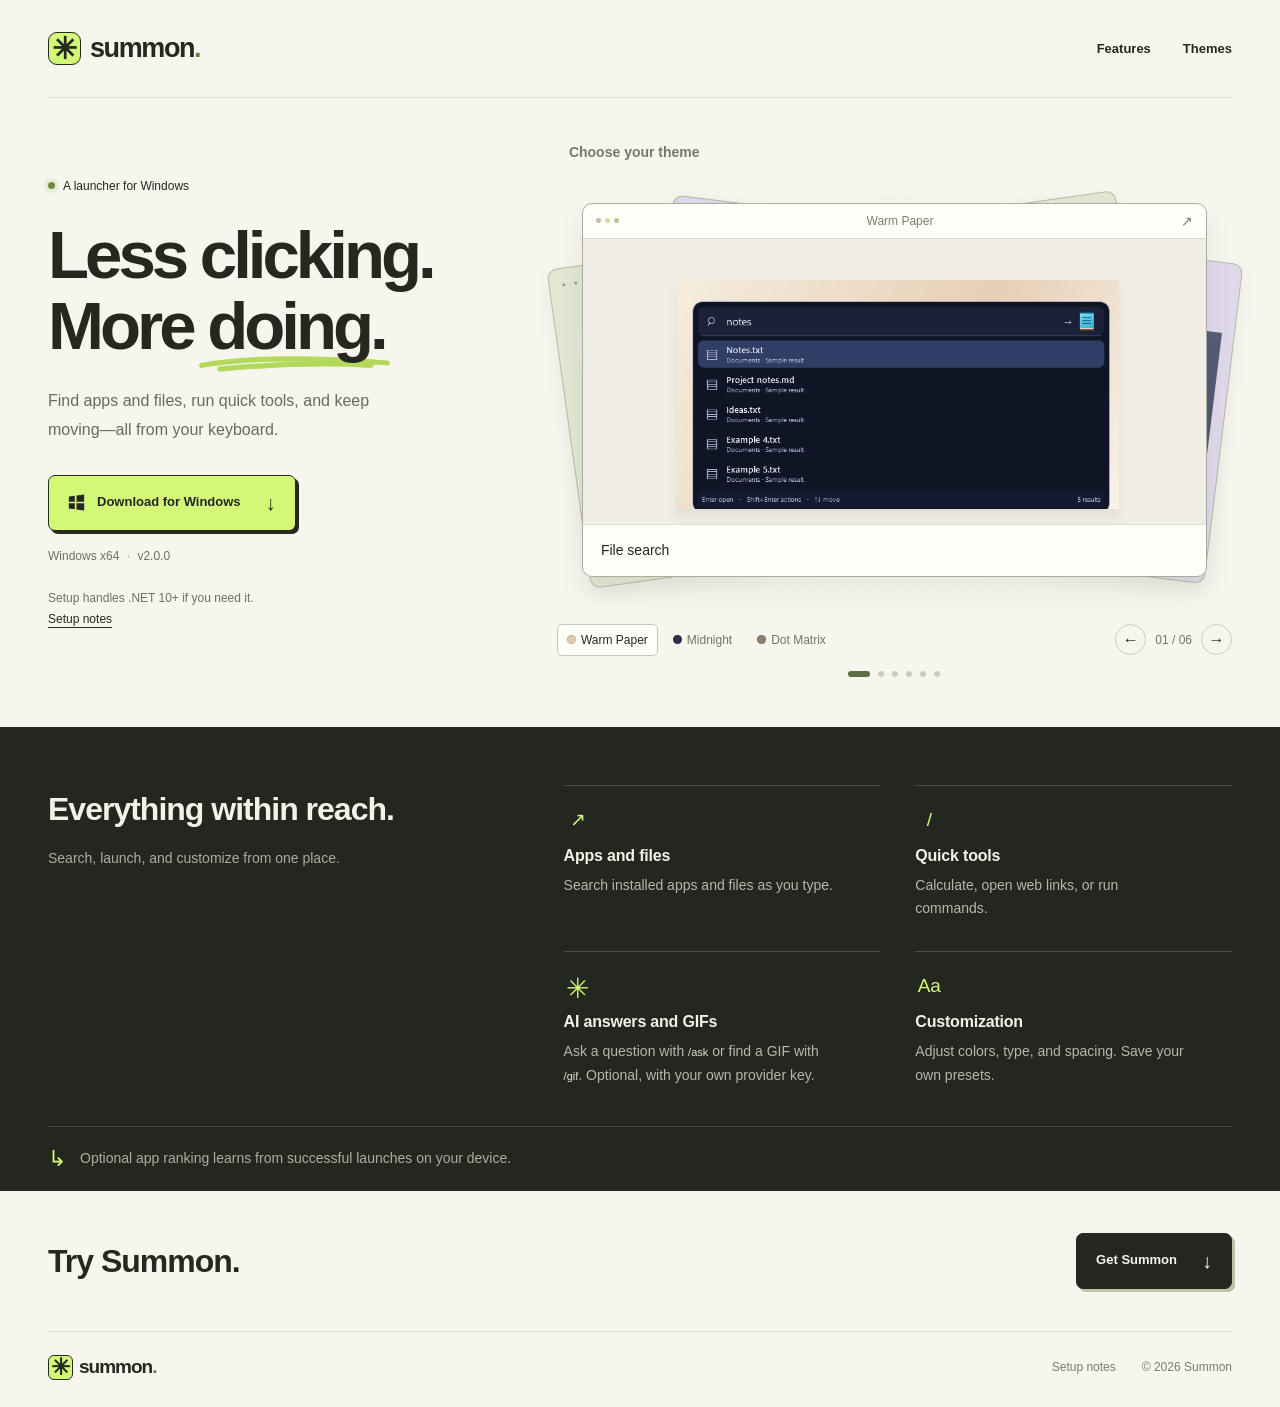
<file: index.html>
<!doctype html>
<html lang="en">
<head>
  <meta charset="utf-8">
  <meta name="viewport" content="width=device-width, initial-scale=1">
  <meta name="theme-color" content="#f6f5ee">
  <meta name="description" content="Less clicking. More doing. Summon is a small Windows launcher for finding apps and files, running quick tools, and making your next move.">
  <title>Summon — less clicking, more doing.</title>
  <link rel="icon" href="assets/favicon.svg" type="image/svg+xml">
  <link rel="stylesheet" href="styles.css">
  <script src="app.js" defer></script>
</head>
<body>
  <a class="skip-link" href="#main">Skip to content</a>
  <header class="site-header wrap">
    <a class="brand" href="index.html" aria-label="Summon home"><span class="brand-mark" aria-hidden="true">✳</span>summon<span class="brand-period">.</span></a>
    <nav aria-label="Main navigation"><a href="#features">Features</a><a href="#looks">Themes</a></nav>
  </header>
  <main id="main">
    <section class="hero wrap" aria-labelledby="title">
      <div class="hero-copy">
        <p class="eyebrow"><span class="status-dot" aria-hidden="true"></span> A launcher for Windows</p>
        <h1 id="title">Less clicking.<br>More <span class="serif-word">doing.<svg viewBox="0 0 260 20" fill="none" aria-hidden="true"><path d="M5 13C68 2 163 3 252 10M29 18C107 11 181 10 230 13"/></svg></span></h1>
        <p class="intro">Find apps and files, run quick tools, and keep moving—all from your keyboard.</p>
        <a class="button button-lime" href="https://github.com/nicetryharshit/summon-website/releases/download/v2.0.0/Summon-Setup-2.0.0-win-x64.exe"><svg viewBox="0 0 20 20" fill="currentColor" aria-hidden="true"><path d="m1 3 7-1v7H1V3Zm9-1.3L19 .5V9h-9V1.7ZM1 11h7v7l-7-1v-6Zm9 0h9v8.5l-9-1.2V11Z"/></svg>Download for Windows <span class="button-arrow" aria-hidden="true">↓</span></a>
        <p class="download-meta">Windows x64 <span>·</span> v2.0.0</p>
        <p class="setup-note">Setup handles .NET 10+ if you need it.<br><a href="setup.html">Setup notes</a></p>
      </div>
      <section class="showcase" id="looks" aria-labelledby="looks-title" aria-roledescription="carousel" tabindex="0">
        <div class="showcase-top"><h2 id="looks-title">Choose your theme</h2></div>
        <div class="carousel-stage" id="carousel-stage">

          <button class="preview-card preview-prev requires-js" id="preview-prev" type="button" aria-label="Show previous screenshot"><span class="preview-chrome" aria-hidden="true">● ● ●</span><img id="previous-image" src="assets/screenshots/dot-matrix-minimal-bar.png" alt="" aria-hidden="true"></button>
          <button class="preview-card preview-next requires-js" id="preview-next" type="button" aria-label="Show next screenshot"><span class="preview-chrome" aria-hidden="true">● ● ●</span><img id="next-image" src="assets/screenshots/midnight-search.png" alt="" aria-hidden="true"></button>
          <figure class="active-card" id="active-card">
            <div class="card-chrome"><span class="window-dots" aria-hidden="true"><i></i><i></i><i></i></span><span id="card-theme">Warm Paper</span><span class="card-corner" aria-hidden="true">↗</span></div>
            <button class="screenshot-button" type="button" id="expand" aria-label="Enlarge screenshot: Warm Paper file search" aria-haspopup="dialog"><img id="appearance-image" src="assets/screenshots/warm-paper-search.png" alt="Summon in the Warm Paper theme showing a file search for notes" width="678" height="383" fetchpriority="high"><span class="expand-hint requires-js"><svg viewBox="0 0 20 20" fill="none" aria-hidden="true"><path d="M7 3H3v4m10-4h4v4M3 13v4h4m6 0h4v-4" stroke="currentColor" stroke-width="1.5"/></svg>Enlarge</span></button>
            <figcaption><div><h3 id="shot-title">File search</h3></div></figcaption>
          </figure>

        </div>
        <div class="carousel-toolbar requires-js">
          <div class="theme-picker" role="group" aria-label="Choose a launcher theme"><button type="button" class="theme-choice is-selected" data-theme="paper" aria-pressed="true"><span class="swatch swatch-paper" aria-hidden="true"></span>Warm Paper</button><button type="button" class="theme-choice" data-theme="midnight" aria-pressed="false"><span class="swatch swatch-midnight" aria-hidden="true"></span>Midnight</button><button type="button" class="theme-choice" data-theme="matrix" aria-pressed="false"><span class="swatch swatch-matrix" aria-hidden="true"></span>Dot Matrix</button></div>
          <div class="carousel-navigation"><button class="arrow-button" id="prev" type="button" aria-label="Previous screenshot">←</button><span class="count" id="count">01 / 06</span><button class="arrow-button" id="next" type="button" aria-label="Next screenshot">→</button></div>
        </div>
        <div class="carousel-dots requires-js" role="group" aria-label="Choose a screenshot"><button class="is-active" aria-label="Screenshot 1: Warm Paper file search" aria-pressed="true" data-slide="0"></button><button aria-label="Screenshot 2: Midnight file search" aria-pressed="false" data-slide="1"></button><button aria-label="Screenshot 3: Dot Matrix search bar" aria-pressed="false" data-slide="2"></button><button aria-label="Screenshot 4: Dot Matrix quick commands" aria-pressed="false" data-slide="3"></button><button aria-label="Screenshot 5: Dot Matrix AI answer" aria-pressed="false" data-slide="4"></button><button aria-label="Screenshot 6: Dot Matrix minimal bar" aria-pressed="false" data-slide="5"></button></div>
        <p class="sr-only" id="carousel-status" aria-live="polite" aria-atomic="true">Screenshot 1 of 6: Warm Paper — File search</p>
      </section>
    </section>
    <section class="features-section" id="features" aria-labelledby="features-title">
      <div class="features-layout wrap">
        <div class="features-intro"><h2 id="features-title">Everything within reach.</h2><p>Search, launch, and customize from one place.</p></div>
        <div class="feature-grid">
          <article class="feature"><span class="feature-icon" aria-hidden="true">↗</span><h3>Apps and files</h3><p>Search installed apps and files as you type.</p></article>
          <article class="feature"><span class="feature-icon" aria-hidden="true">/</span><h3>Quick tools</h3><p>Calculate, open web links, or run commands.</p></article>
          <article class="feature"><span class="feature-icon icon-serif" aria-hidden="true">✳</span><h3>AI answers and GIFs</h3><p>Ask a question with <code>/ask</code> or find a GIF with <code>/gif</code>. Optional, with your own provider key.</p></article>
          <article class="feature"><span class="feature-icon" aria-hidden="true">Aa</span><h3>Customization</h3><p>Adjust colors, type, and spacing. Save your own presets.</p></article>
        </div>
      </div>
      <div class="ranking-note wrap"><span aria-hidden="true">↳</span><p>Optional app ranking learns from successful launches on your device.</p></div>
    </section>
    <section class="closing wrap" aria-labelledby="closing-title"><div><h2 id="closing-title">Try Summon.</h2></div><a class="button button-dark" href="https://github.com/nicetryharshit/summon-website/releases/download/v2.0.0/Summon-Setup-2.0.0-win-x64.exe">Get Summon <span class="button-arrow" aria-hidden="true">↓</span></a></section>
  </main>
  <footer class="site-footer wrap"><a class="brand" href="index.html"><span class="brand-mark" aria-hidden="true">✳</span>summon<span class="brand-period">.</span></a><nav aria-label="Footer navigation"><a href="setup.html">Setup notes</a></nav><span class="copyright">© 2026 Summon</span></footer>
  <dialog class="lightbox" id="lightbox" aria-labelledby="lightbox-title"><div class="lightbox-heading"><div><h2 id="lightbox-title">Warm Paper — File search</h2></div><button class="close-button" id="close-lightbox" type="button" aria-label="Close screenshot" autofocus>×</button></div><div class="lightbox-image-wrap"><img id="lightbox-image" src="assets/screenshots/warm-paper-search.png" alt="Summon in the Warm Paper theme showing a file search for notes"></div><div class="lightbox-controls"><button class="arrow-button" id="lightbox-prev" type="button" aria-label="Previous enlarged screenshot">←</button><p id="lightbox-count">01 / 06</p><button class="arrow-button" id="lightbox-next" type="button" aria-label="Next enlarged screenshot">→</button></div></dialog>
</body>
</html>
</file>
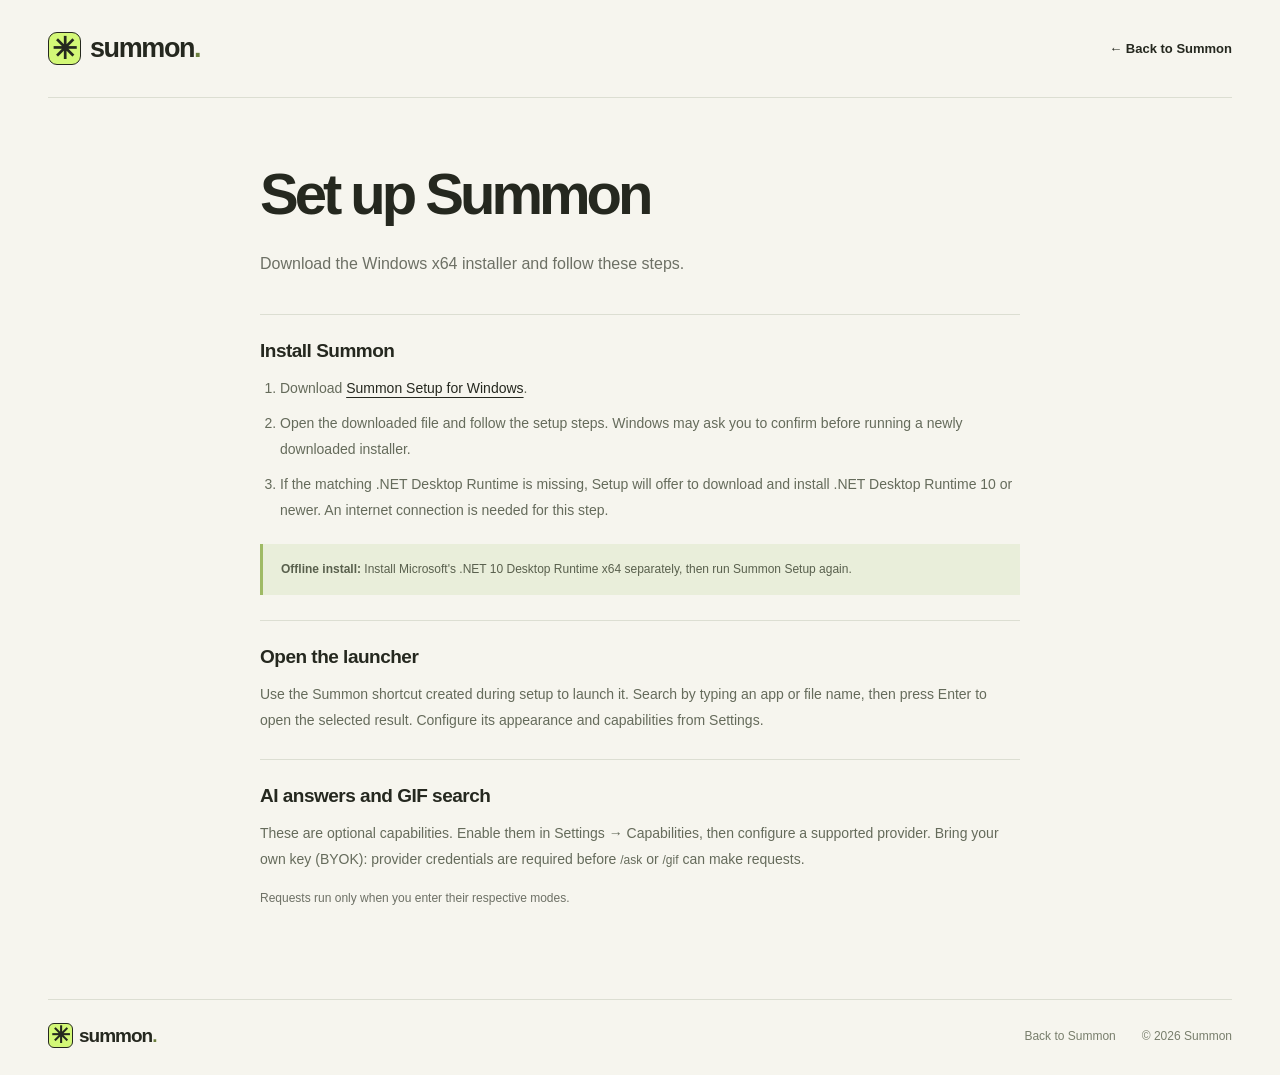
<file: setup.html>
<!doctype html>
<html lang="en">
<head>
  <meta charset="utf-8">
  <meta name="viewport" content="width=device-width, initial-scale=1">
  <meta name="theme-color" content="#f6f5ee">
  <meta name="description" content="How to install Summon for Windows and set up optional AI and GIF search providers.">
  <title>Setup notes — Summon</title>
  <link rel="icon" href="assets/favicon.svg" type="image/svg+xml">
  <link rel="stylesheet" href="styles.css">
</head>
<body>
  <a class="skip-link" href="#main">Skip to content</a>
  <header class="site-header setup-header wrap"><a class="brand" href="index.html" aria-label="Summon home"><span class="brand-mark" aria-hidden="true">✳</span>summon<span class="brand-period">.</span></a><nav aria-label="Main navigation"><a href="index.html">← Back to Summon</a></nav></header>
  <main id="main" class="setup-main wrap">
    <h1>Set up Summon</h1>
    <p class="lead">Download the Windows x64 installer and follow these steps.</p>
    <section class="setup-card" aria-labelledby="install-title"><h2 id="install-title">Install Summon</h2><ol><li>Download <a href="https://github.com/nicetryharshit/summon-website/releases/download/v2.0.0/Summon-Setup-2.0.0-win-x64.exe">Summon Setup for Windows</a>.</li><li>Open the downloaded file and follow the setup steps. Windows may ask you to confirm before running a newly downloaded installer.</li><li>If the matching .NET Desktop Runtime is missing, Setup will offer to download and install .NET Desktop Runtime 10 or newer. An internet connection is needed for this step.</li></ol><div class="note"><strong>Offline install:</strong> Install Microsoft's .NET 10 Desktop Runtime x64 separately, then run Summon Setup again.</div></section>
    <section class="setup-card" aria-labelledby="launch-title"><h2 id="launch-title">Open the launcher</h2><p>Use the Summon shortcut created during setup to launch it. Search by typing an app or file name, then press Enter to open the selected result. Configure its appearance and capabilities from Settings.</p></section>
    <section class="setup-card" aria-labelledby="providers-title"><h2 id="providers-title">AI answers and GIF search</h2><p>These are optional capabilities. Enable them in Settings → Capabilities, then configure a supported provider. Bring your own key (BYOK): provider credentials are required before <code>/ask</code> or <code>/gif</code> can make requests.</p><p class="small">Requests run only when you enter their respective modes.</p></section>
  </main>
  <footer class="site-footer wrap"><a class="brand" href="index.html"><span class="brand-mark" aria-hidden="true">✳</span>summon<span class="brand-period">.</span></a><nav aria-label="Footer navigation"><a href="index.html">Back to Summon</a></nav><span class="copyright">© 2026 Summon</span></footer>
</body>
</html>
</file>
<file: styles.css>
@charset "UTF-8";
:root{color-scheme:light;--paper:#f6f5ee;--ink:#25281f;--muted:#6d7065;--line:#dcded2;--lime:#d3f877;--dark:#24271f;--sans:"Segoe UI Variable Display","Segoe UI",Arial,sans-serif;--mono:"Cascadia Code",Consolas,monospace}
*{box-sizing:border-box}html{scroll-behavior:smooth;scroll-padding-top:28px}body{margin:0;background:var(--paper);color:var(--ink);font-family:var(--sans);-webkit-font-smoothing:antialiased}body.modal-open{overflow:hidden}button,a{-webkit-tap-highlight-color:transparent;touch-action:manipulation}a{color:inherit;text-underline-offset:4px}button{font:inherit;color:inherit;cursor:pointer}button:focus-visible,a:focus-visible,.showcase:focus-visible{outline:3px solid #7961ad;outline-offset:5px}::selection{background:var(--lime);color:var(--ink)}
.wrap{width:min(1240px,calc(100% - 96px));margin-inline:auto}.sr-only{position:absolute;width:1px;height:1px;margin:-1px;padding:0;overflow:hidden;clip-path:inset(50%);white-space:nowrap;border:0}.skip-link{position:fixed;top:-100px;left:20px;padding:15px;background:var(--lime);z-index:20}.skip-link:focus{top:15px}html:not(.js) .requires-js{display:none}
.site-header{height:98px;display:flex;align-items:center;justify-content:space-between;border-bottom:1px solid var(--line)}.brand{display:inline-flex;align-items:center;gap:9px;font-weight:800;font-size:27px;letter-spacing:-1.4px;text-decoration:none}.brand-mark{display:grid;place-items:center;width:33px;height:33px;background:var(--lime);border:1px solid var(--ink);border-radius:9px;font-size:30px;line-height:1;letter-spacing:0}.brand-period{margin-left:-9px;color:#6b7f3e}.site-header nav{display:flex;align-items:center;gap:32px}.site-header nav a{font-size:13px;font-weight:550;text-decoration:none}.site-header nav a:hover{text-decoration:underline}.site-header nav .github-link{padding:10px 15px;border:1px solid #cfd1c5;border-radius:6px}.github-link span{margin-left:13px}
.hero{display:grid;grid-template-columns:.83fr 1.17fr;gap:30px;align-items:center;padding-top:75px;padding-bottom:78px}.hero-copy{padding-bottom:12px}.eyebrow{display:flex;align-items:center;gap:8px;margin:0 0 24px;font:600 10px/1.5 var(--sans);letter-spacing:1.05px}.status-dot{width:7px;height:7px;flex:none;border-radius:50%;background:#6e8a42;box-shadow:0 0 0 4px #e6ecd9}h1{font-size:clamp(48px,5.25vw,76px);font-weight:650;letter-spacing:-4px;line-height:1.06;margin:0 0 26px;white-space:nowrap}.serif-word{font-family:inherit;font-style:normal;font-weight:inherit;position:relative;letter-spacing:-4px;z-index:0}.serif-word svg{position:absolute;left:-5%;bottom:-10px;width:110%;height:20px;z-index:-1;overflow:visible}.serif-word path{stroke:#b4d85b;stroke-width:7;stroke-linecap:round}.intro{max-width:360px;font-size:16px;line-height:1.8;color:#676b5f;margin:0 0 30px}
.button{display:inline-flex;align-items:center;justify-content:center;gap:12px;border:1px solid var(--ink);border-radius:7px;padding:17px 19px;font-size:13px;font-weight:700;line-height:1.3;text-decoration:none;box-shadow:3px 3px 0 var(--ink);transition:transform .18s,box-shadow .18s,background .18s}.button:hover{transform:translate(-1px,-2px);box-shadow:4px 5px 0 var(--ink)}.button:active{transform:translate(2px,2px);box-shadow:0 0 0 var(--ink)}.button svg{width:17px;height:17px}.button-arrow{font-size:20px;line-height:1;margin-left:13px;font-weight:400}.button-lime{background:var(--lime)}.button-lime:hover{background:#dffc9b}.download-meta{font:10px/1.5 var(--sans);color:var(--muted);margin:16px 0 23px}.download-meta span{padding:0 4px;color:#9c9e94}.setup-note{font-size:11px;color:var(--muted);line-height:1.8;margin:0}.setup-note a{color:var(--ink)}
.showcase{min-width:0;position:relative;outline-offset:12px;scroll-margin-top:40px}.showcase-top{display:flex;justify-content:space-between;align-items:center;padding:0 8px 0 12px}.showcase-top h2{margin:0;font:500 10px/1.4 var(--sans);letter-spacing:1.25px;color:#77796c}.mini-spark{color:#7a8360;font-size:25px}.carousel-stage{position:relative;min-height:390px;isolation:isolate;display:grid;place-items:center;padding:50px 25px 38px;touch-action:pan-y}.carousel-stage::before{content:"";position:absolute;inset:0 -5px 0;background-image:radial-gradient(#9ea48b 1px,transparent 1px);background-size:14px 14px;opacity:.36;z-index:-3;mask-image:radial-gradient(ellipse at center,#000 35%,transparent 73%)}.sticker{position:absolute;right:0;top:6px;z-index:4;color:#676c58;font-family:Georgia,serif;font-size:21px;font-style:italic;transform:rotate(8deg);pointer-events:none}.sticker svg{position:absolute;right:4px;top:22px;width:50px;height:40px;transform:rotate(-3deg)}.sticker path{stroke:currentColor;stroke-width:1.5;stroke-linecap:round;stroke-linejoin:round}
.preview-card{position:absolute;top:77px;bottom:69px;width:85%;padding:0 12px 18px;overflow:hidden;border:1px solid #b6baa9;border-radius:10px;background:#e2e7d3;box-shadow:0 8px 18px #363d2010;transition:transform .35s,background .35s;z-index:-1;text-align:left}.preview-prev{left:12px;transform:rotate(-8deg) translateX(-3px)}.preview-next{right:9px;transform:rotate(7deg) translateX(3px);background:#dfd8e9}.preview-prev:hover{transform:rotate(-10deg) translateX(-12px)}.preview-next:hover{transform:rotate(10deg) translateX(12px)}.preview-chrome{display:block;font-size:7px;letter-spacing:3px;color:#9a9e8f;padding:12px 0}.preview-card img{width:100%;height:calc(100% - 30px);object-fit:contain;opacity:.75}.active-card{position:relative;margin:0;width:100%;border:1px solid #a9ae9c;border-radius:10px;background:#fffef8;box-shadow:0 13px 30px #292f2413;overflow:hidden;transition:background .3s}.card-chrome{display:flex;align-items:center;justify-content:space-between;gap:10px;height:35px;padding:0 13px;border-bottom:1px solid #d8dace;color:#7b7f70;font:9px var(--sans)}.window-dots{display:flex;gap:4px}.window-dots i{width:5px;height:5px;border-radius:50%;background:#d7d9cf}.window-dots i:first-child{background:#d3b7a7}.window-dots i:nth-child(2){background:#e2d49f}.window-dots i:last-child{background:#b6c995}.card-corner{font-size:14px}
.screenshot-button{position:relative;display:grid;place-items:center;width:100%;border:0;padding:16px 13px 15px;background:#f0ede4;cursor:zoom-in;aspect-ratio:1.72;transition:background .3s;overflow:hidden}.screenshot-button img{display:block;width:100%;height:100%;max-height:290px;object-fit:contain;filter:drop-shadow(0 8px 5px #24271f12)}.expand-hint{position:absolute;bottom:8px;left:50%;transform:translate(-50%,5px);display:flex;align-items:center;gap:5px;white-space:nowrap;font:9px var(--sans);padding:6px 8px;border:1px solid #d3d6c8;border-radius:4px;background:#fffef8ed;color:#4a5041;opacity:0;transition:opacity .2s,transform .2s}.expand-hint svg{width:13px;height:13px}.screenshot-button:hover .expand-hint,.screenshot-button:focus-visible .expand-hint{opacity:1;transform:translate(-50%,0)}.active-card figcaption{min-height:72px;display:flex;align-items:center;justify-content:space-between;gap:14px;padding:13px 18px;border-top:1px solid #dedfd5}.shot-label{font:8px/1.5 var(--sans);letter-spacing:1.2px;color:#7d826e}.active-card h3{font-size:13px;font-weight:600;margin:5px 0 0;letter-spacing:-.2px}.shot-number{font:italic 30px Georgia,serif;color:#a2aa8d}.stage-note{position:absolute;bottom:5px;left:45px;font:italic 13px Georgia,serif;color:#8b8e80;transform:rotate(-3deg)}
.carousel-toolbar{display:flex;align-items:center;justify-content:space-between;gap:12px;margin-top:17px}.theme-picker{display:flex;gap:5px;flex-wrap:wrap}.theme-choice{display:flex;align-items:center;gap:5px;padding:8px 9px;border:1px solid transparent;background:transparent;border-radius:5px;font-size:10px;white-space:nowrap;color:#717666;transition:background .2s,border-color .2s}.theme-choice:hover{background:#e9ebde}.theme-choice.is-selected{background:#fffef9;border-color:#c3c8b6;color:var(--ink)}.swatch{display:inline-block;width:9px;height:9px;flex:none;border-radius:50%;border:1px solid #0002}.swatch-paper{background:#dfcbae}.swatch-midnight{background:#2b304a}.swatch-matrix{background:#8d806d}.carousel-navigation{display:flex;align-items:center;gap:9px}.arrow-button{display:grid;place-items:center;width:31px;height:31px;border-radius:50%;border:1px solid #c9cdbd;background:transparent;font-size:16px;transition:background .2s,transform .2s}.arrow-button:hover{background:var(--lime);transform:translateY(-1px)}.count{white-space:nowrap;font:9px var(--sans);color:#717666}.carousel-dots{display:flex;gap:8px;justify-content:center;margin-top:15px}.carousel-dots button{position:relative;width:6px;height:6px;padding:0;border:0;border-radius:20px;background:#c9cebb;transition:width .2s,background .2s}.carousel-dots button::before{content:"";position:absolute;inset:-8px -3px}.carousel-dots button.is-active{width:22px;background:#5d7040}.carousel-dots button:hover{background:#6f8153}.active-card.is-changing{animation:card-arrive .34s ease both}@keyframes card-arrive{0%{opacity:.45;transform:translateY(5px) rotate(-1deg)}100%{opacity:1;transform:translateY(0) rotate(0)}}.showcase[data-theme="midnight"] .screenshot-button{background:#dfe1e9}.showcase[data-theme="matrix"] .screenshot-button{background:#e6e8e1}
.features-section{background:var(--dark);color:#f2f2e7;padding:58px 0 0}.features-layout{display:grid;grid-template-columns:.8fr 1.2fr;gap:70px}.features-intro{padding-top:5px}.features-intro .eyebrow{color:#bac59f;margin-bottom:21px}.features-intro h2{font-size:36px;line-height:1.15;font-weight:550;letter-spacing:-1.4px;margin:0 0 19px}.lime-text{color:var(--lime)}.features-intro>p:not(.eyebrow){font-size:13px;color:#a9af9e;line-height:1.9;margin:0}.keyboard-art{display:flex;align-items:center;gap:8px;margin-top:32px;transform:rotate(-5deg);width:max-content}.keyboard-art>span{min-width:44px;padding:10px 13px;border:1px solid #59604e;border-bottom-width:4px;border-radius:7px;background:#30352a;font:14px var(--sans);color:#d9dece}.keyboard-art>span:nth-child(2){transform:translateY(-4px) rotate(7deg)}.keyboard-art>span.key-lime{background:var(--lime);color:var(--ink);border-color:#a9c566;transform:rotate(6deg);font-weight:700}.feature-grid{display:grid;grid-template-columns:1fr 1fr;gap:30px 35px}.feature{position:relative;border-top:1px solid #484f3e;padding-top:20px}.feature-icon{display:grid;place-items:center;width:28px;height:28px;margin-bottom:13px;color:var(--lime);font:19px var(--sans)}.feature-icon.icon-serif{font-size:28px}.feature h3{font-size:14px;font-weight:600;letter-spacing:-.2px;margin:0 0 9px}.feature p{font-size:12px;line-height:1.8;color:#b4b9a9;margin:0;max-width:270px}.feature code{font:11px var(--sans);color:#dde5ce}.feature-tag{display:block;margin-top:13px;font:9px/1.6 var(--sans);color:#8e9b78}.ranking-note{display:flex;gap:14px;align-items:center;margin-top:38px;padding:19px 0;border-top:1px solid #424936}.ranking-note>span{color:var(--lime);font-size:22px}.ranking-note p{margin:0;font-size:11px;color:#a9b19d;line-height:1.7}
.closing{display:flex;align-items:center;justify-content:space-between;gap:30px;padding:42px 0}.closing .eyebrow{margin-bottom:10px;color:#777e68;font-size:9px}.closing h2{font-size:27px;font-weight:550;letter-spacing:-.9px;margin:0}.button-dark{background:var(--dark);color:var(--paper);box-shadow:3px 3px 0 #bcc4a8}.button-dark:hover{box-shadow:4px 5px 0 #bcc4a8;background:#353e29}.site-footer{display:flex;align-items:center;gap:26px;padding:23px 0 27px;border-top:1px solid var(--line);font-size:10px;color:#787e6c}.site-footer .brand{font-size:19px;color:var(--ink);letter-spacing:-1px;gap:6px}.site-footer .brand-mark{width:25px;height:25px;font-size:23px;border-radius:6px}.site-footer .brand-period{margin-left:-6px}.site-footer nav{display:flex;gap:23px;margin-left:auto}.site-footer a{text-decoration:none}.site-footer nav a:hover{text-decoration:underline}.copyright{font:9px var(--sans)}
.lightbox{width:min(1060px,calc(100% - 40px));max-height:calc(100dvh - 40px);padding:24px;border:1px solid #bbc3ad;border-radius:14px;background:var(--paper);color:var(--ink);box-shadow:0 30px 100px #0005;overflow:auto}.lightbox::backdrop{background:#181c15d9;backdrop-filter:blur(8px)}.lightbox-heading{display:flex;align-items:flex-start;justify-content:space-between;gap:20px}.lightbox-heading .eyebrow{font-size:9px;margin-bottom:8px;color:var(--muted)}.lightbox-heading h2{font-size:21px;font-weight:550;letter-spacing:-.6px;margin:0}.close-button{display:grid;place-items:center;width:35px;height:35px;border:1px solid #cbd0be;border-radius:50%;background:transparent;font-size:25px;line-height:1}.close-button:hover{background:var(--lime)}.lightbox-image-wrap{display:grid;place-items:center;margin:23px 0 15px;padding:25px;background:#e4e7dc;border-radius:8px;min-height:180px}.lightbox-image-wrap img{display:block;width:100%;height:auto;max-height:65dvh;object-fit:contain}.lightbox-controls{display:flex;justify-content:center;align-items:center;gap:25px}.lightbox-controls p{font:11px var(--sans);color:var(--muted)}
/* Shared visual language for the installation guide. */
.setup-main{width:min(760px,calc(100% - 96px));padding-top:65px;padding-bottom:65px}.setup-main h1{font-size:58px;white-space:normal}.setup-main .lead{font-size:16px;line-height:1.8;color:var(--muted);max-width:560px;margin:0 0 35px}.setup-card{border-top:1px solid var(--line);padding:25px 0}.setup-card h2{font-size:19px;letter-spacing:-.5px;font-weight:600;margin:0 0 14px}.setup-card p,.setup-card li{font-size:14px;line-height:1.85;color:#656b5b}.setup-card p:last-child{margin-bottom:0}.setup-card ol{padding-left:20px;margin:0}.setup-card li+li{margin-top:9px}.setup-card a{color:var(--ink)}.setup-card .note{background:#e9eeda;border-left:3px solid #9fba65;padding:15px 18px;font-size:12px;line-height:1.8;color:#59604d;margin-top:20px}.setup-card .small{font-size:12px;color:var(--muted)}.setup-card code{font-family:var(--sans);font-size:12px}
.hero{padding-top:45px;padding-bottom:50px}.carousel-stage{padding-top:40px;padding-bottom:30px}.screenshot-button{height:285px;aspect-ratio:auto}.screenshot-button img{max-height:100%;min-height:0}.preview-card{top:65px;bottom:57px}
@media(min-width:1500px){.hero{gap:60px;padding-top:65px;padding-bottom:70px}.carousel-stage{min-height:425px}.screenshot-button{height:305px}}
@media(max-width:1120px){.wrap{width:calc(100% - 64px)}.hero{gap:20px;grid-template-columns:.87fr 1.13fr;padding-top:60px;padding-bottom:60px}h1{font-size:60px;letter-spacing:-3px}.hero .eyebrow{font-size:9px;letter-spacing:.5px}.intro{font-size:14px;max-width:310px}.carousel-stage{padding:45px 15px 35px;min-height:330px}.active-card figcaption{padding:12px;min-height:70px}.active-card h3{font-size:11px}.theme-choice{font-size:9px;padding:7px 5px}.carousel-toolbar{gap:7px}.carousel-navigation{gap:6px}.arrow-button{width:28px;height:28px}.count{font-size:8px}.features-layout{gap:40px}.features-intro h2{font-size:32px}.site-footer{gap:20px}}
@media(max-width:900px){.hero{grid-template-columns:1fr;gap:45px;padding-top:55px;padding-bottom:50px}.hero-copy{text-align:center;max-width:620px;margin:auto}.hero .eyebrow{justify-content:center;font-size:10px}h1{font-size:76px;letter-spacing:-4px}.intro{max-width:410px;font-size:16px;margin-inline:auto}.setup-note br{display:none}.setup-note a{margin-left:4px}.download-meta{margin-bottom:14px}.showcase{width:min(650px,100%);margin:auto}.carousel-stage{min-height:400px;padding:48px 28px 36px}.active-card h3{font-size:14px}.active-card figcaption{padding:16px 20px;min-height:77px}.theme-choice{font-size:11px;padding:8px 11px}.arrow-button{width:34px;height:34px}.count{font-size:10px}.carousel-navigation{gap:12px}.features-layout{grid-template-columns:1fr;gap:38px}.features-intro{position:relative}.features-intro h2{font-size:38px}.keyboard-art{position:absolute;right:25px;bottom:15px}.feature-grid{gap:30px 40px}.feature p{max-width:100%}.site-footer>span:not(.copyright){display:none}.setup-main{width:min(760px,calc(100% - 64px))}}
@media(max-width:600px){.wrap{width:calc(100% - 40px)}.site-header{height:78px}.brand{font-size:24px}.brand-mark{width:29px;height:29px;font-size:26px}.site-header nav{gap:18px}.site-header nav a{font-size:11px}.site-header nav a:first-child{display:none}.site-header nav .github-link{padding:8px 10px}.github-link span{margin-left:7px}.hero{padding-top:42px;gap:35px}.hero .eyebrow{font-size:8px;letter-spacing:.6px;margin-bottom:23px}.status-dot{width:6px;height:6px}h1{font-size:clamp(44px,11.5vw,66px);letter-spacing:-2.8px;margin-bottom:24px}.serif-word{letter-spacing:-2.8px}.serif-word svg{bottom:-7px;height:14px}.intro{font-size:14px;line-height:1.8;max-width:330px;margin-bottom:25px}.button{padding:16px 18px}.download-meta{font-size:9px}.setup-note{font-size:10px}.showcase-top{padding:0 5px}.showcase-top h2{font-size:8px;letter-spacing:.7px}.carousel-stage{min-height:0;padding:42px 13px 35px}.preview-card{top:65px;bottom:62px;width:86%}.preview-prev{left:8px}.preview-next{right:8px}.card-chrome{height:29px;font-size:7px;padding:0 10px}.screenshot-button{padding:10px 8px;aspect-ratio:1.62}.active-card figcaption{padding:12px;min-height:65px;gap:7px}.shot-label{font-size:7px;letter-spacing:.7px}.active-card h3{font-size:11px;line-height:1.4}.shot-number{font-size:25px}.sticker{font-size:18px;top:5px;right:3px}.sticker svg{height:30px;top:20px}.stage-note{font-size:11px;left:22px;bottom:8px}.carousel-toolbar{flex-direction:column;gap:14px;margin-top:12px}.theme-picker{justify-content:center;gap:5px}.theme-choice{font-size:10px;padding:8px 10px}.carousel-navigation{gap:18px}.arrow-button{width:36px;height:36px}.carousel-dots{margin-top:16px;gap:12px}.features-section{padding-top:40px}.features-layout{gap:30px}.features-intro .eyebrow{font-size:9px;margin-bottom:18px}.features-intro h2{font-size:32px}.features-intro>p:not(.eyebrow){font-size:12px}.keyboard-art{right:3px;bottom:9px;gap:5px}.keyboard-art>span{font-size:11px;min-width:31px;padding:9px}.keyboard-art>span:first-child{display:none}.feature-grid{gap:26px 23px}.feature{padding-top:17px}.feature-icon{margin-bottom:12px}.feature h3{font-size:13px;line-height:1.5}.feature p{font-size:11px;line-height:1.8}.feature-tag{font-size:8px;line-height:1.8;margin-top:10px}.ranking-note{margin-top:28px;padding:16px 0;align-items:flex-start}.ranking-note p{font-size:10px}.closing{padding:30px 0;align-items:flex-start;flex-direction:column;gap:23px}.closing .eyebrow{font-size:8px}.closing h2{font-size:25px;max-width:280px}.closing .button{padding:13px 17px;font-size:12px}.site-footer{flex-wrap:wrap;gap:20px;padding:20px 0}.site-footer nav{gap:17px}.copyright{width:100%;font-size:8px}.lightbox{width:calc(100% - 20px);max-height:calc(100dvh - 20px);padding:16px}.lightbox-heading h2{font-size:17px}.lightbox-image-wrap{padding:8px;margin:20px 0 10px;min-height:140px}.lightbox-heading .eyebrow{font-size:8px}.expand-hint{font-size:8px;bottom:4px;opacity:1;transform:translate(-50%,0);padding:4px 6px}.setup-main{padding-top:40px;padding-bottom:40px}.setup-main h1{font-size:44px;letter-spacing:-2px}.setup-main .lead{font-size:14px}.setup-card p,.setup-card li{font-size:13px}.setup-header nav a:first-child{display:inline}}
@media(max-width:1120px) and (min-width:901px){.screenshot-button{height:240px}}
@media(max-width:900px) and (min-width:601px){.screenshot-button{height:300px}}
@media(max-width:600px){.screenshot-button{height:auto;aspect-ratio:1.62}.screenshot-button img{height:auto;max-height:100%;aspect-ratio:1.8}}
@media(prefers-reduced-motion:reduce){html{scroll-behavior:auto}*,*::before,*::after{animation:none!important;transition:none!important}}

/* Keep supporting text on one readable, consistent scale. */
.eyebrow{font-size:12px;letter-spacing:0;font-weight:500}
.showcase-top h2{font-size:14px;font-weight:600;letter-spacing:0}
.card-chrome,.download-meta,.setup-note,.theme-choice,.count,.expand-hint,.site-footer,.copyright,.lightbox-controls p{font-family:var(--sans);font-size:12px;letter-spacing:0}
.active-card h3{font-size:14px;font-weight:500;margin:0;letter-spacing:0}
.active-card figcaption{min-height:52px;padding-block:14px}
.feature h3{font-size:16px;font-weight:600}
.feature p,.features-intro>p:not(.eyebrow),.ranking-note p{font-size:14px;line-height:1.7}
.features-intro h2,.closing h2{font-size:32px;line-height:1.2;font-weight:600;letter-spacing:-1px}
@media(max-width:600px){.hero .eyebrow{font-size:12px;letter-spacing:0}.site-header nav a{font-size:12px}.showcase-top h2{font-size:14px}.features-intro h2,.closing h2{font-size:28px}.feature-grid{column-gap:22px}.site-footer .copyright{font-size:12px}}
</file>
